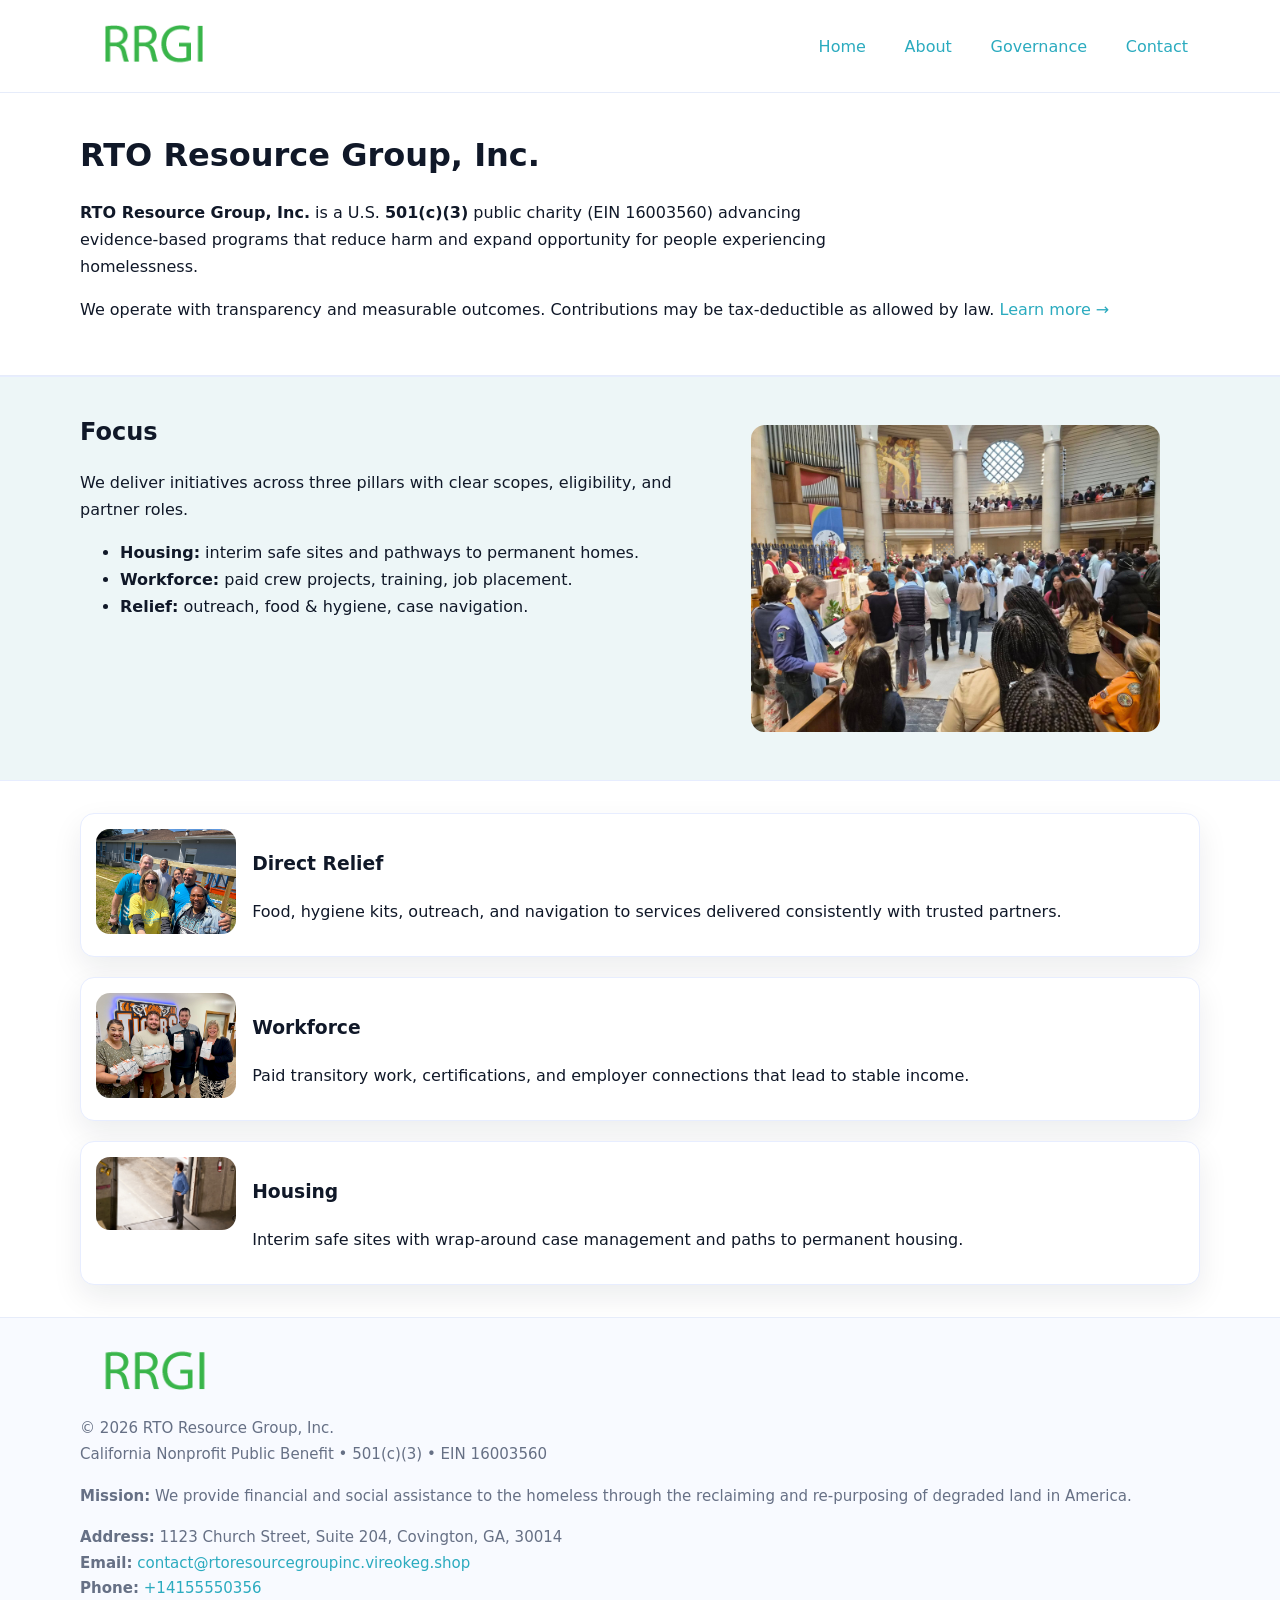
<file: index.html>
<!doctype html>
<html lang="en">
<head>
<meta charset="utf-8"/><meta name="viewport" content="width=device-width,initial-scale=1"/>
<title>RTO Resource Group, Inc. – Nonprofit • 2025</title>
<link rel="stylesheet" href="assets/styles.css"/><link rel="icon" href="images/logo.png">
<meta name="data-ein" content="16003560"><meta name="data-name" content="RTO Resource Group, Inc.">
<meta name="data-email" content="contact@rtoresourcegroupinc.vireokeg.shop"><meta name="data-phone" content="+14155550356">
<meta name="data-address" content="1123 Church Street, Suite 204, Covington, GA, 30014"><meta name="data-map" content="1123+Church+Street,+Suite+204,+Covington,+GA,+30014">
  <meta name="description" content="We are a 501(c)(3) organization advancing community services, education, and direct relief through transparent programs, local partnerships, and measurable outcomes.">
</head>
<body>
<div style="position:absolute;left:-9999px;top:-9999px;opacity:0" data-uniq="{{UNIQUE_BLOB}}">
  <span>We are a 501(c)(3) organization advancing community services, education, and direct relief through transparent programs, local partnerships, and measurable outcomes.</span><svg width="12" height="12" viewBox="0 0 12 12" xmlns="http://www.w3.org/2000/svg"><circle cx="6" cy="6" r="5" fill="#28a745"/></svg><img src="images/education.jpg" width="1" height="1" alt="" loading="lazy"/>
</div>

<header>
  <div class="header-wrap">
    <a href="index.html"><img src="images/logo.png" alt="RTO Resource Group, Inc. logo" style="width:148px"></a>
    <nav>
      <a class="active" href="index.html">Home</a>
      <a href="about.html">About</a>
      <a href="governance.html">Governance</a>
      <a href="contact.html">Contact</a>
    </nav>
  </div>
</header>

<main>
  <section class="c6c62b4d0c9">
    <div class="container">
      <h1>RTO Resource Group, Inc.</h1>
      <p class="c5d6f176536">
        <strong>RTO Resource Group, Inc.</strong> is a U.S. <strong>501(c)(3)</strong> public charity (EIN 16003560) advancing evidence-based programs that reduce harm and expand opportunity for people experiencing homelessness.
      </p>
      <p>
        We operate with transparency and measurable outcomes. Contributions may be tax-deductible as allowed by law.
        <a href="about.html">Learn more →</a>
      </p>
    </div>
  </section>

  <section class="section tint">
    <div class="container grid two">
      <div>
        <h2>Focus</h2>
        <p>We deliver initiatives across three pillars with clear scopes, eligibility, and partner roles.</p>
        <ul>
          <li><strong>Housing:</strong> interim safe sites and pathways to permanent homes.</li>
          <li><strong>Workforce:</strong> paid crew projects, training, job placement.</li>
          <li><strong>Relief:</strong> outreach, food & hygiene, case navigation.</li>
        </ul>
      </div>
      <figure><img src="images/hero.jpg" alt="Program highlight"></figure>
    </div>
  </section>

  <section class="section">
    <div class="container list grid">
      <div class="item">
        <img src="images/relief.jpg" alt="">
        <div>
          <h3>Direct Relief</h3>
          <p>Food, hygiene kits, outreach, and navigation to services delivered consistently with trusted partners.</p>
        </div>
      </div>
      <div class="item">
        <img src="images/jobs.jpg" alt="">
        <div>
          <h3>Workforce</h3>
          <p>Paid transitory work, certifications, and employer connections that lead to stable income.</p>
        </div>
      </div>
      <div class="item">
        <img src="images/land.jpg" alt="">
        <div>
          <h3>Housing</h3>
          <p>Interim safe sites with wrap-around case management and paths to permanent housing.</p>
        </div>
      </div>
    </div>
  </section>

  <footer class="footer">
    <div class="container grid">
      <div><img src="images/logo.png" alt="" style="width:150px;margin-bottom:.6rem">
        <div class="small">© <span id="year"></span> RTO Resource Group, Inc.</div>
        <div class="small">California Nonprofit Public Benefit • 501(c)(3) • EIN 16003560</div>
      </div>
      <div><div class="small"><strong>Mission:</strong> We provide financial and social assistance to the homeless through the reclaiming and re-purposing of degraded land in America.</div></div>
      <div><div class="small"><strong>Address:</strong> 1123 Church Street, Suite 204, Covington, GA, 30014<br><strong>Email:</strong> <a href="mailto:contact@rtoresourcegroupinc.vireokeg.shop">contact@rtoresourcegroupinc.vireokeg.shop</a><br><strong>Phone:</strong> <a href="tel:+14155550356">+14155550356</a></div></div>
    </div>
  </footer>
</main>

<!-- color/skin script -->
<script>(function(){function g(n){const e=document.querySelector('meta[name="'+n+'"]');return e?e.content:''}
function h(s){let x=2166136261>>>0;for(let i=0;i<s.length;i++){x^=s.charCodeAt(i);x=(x*16777619)>>>0}return x>>>0}
let k=(g('data-ein')||'').replace(/\D+/g,'');if(!k)k=g('data-name')||location.hostname||'d';
const key=h(String(k)),H=key%360,S=55+(key%20),L=46;
const r=document.documentElement;r.style.setProperty('--brand',`hsl(${H} ${S}% ${L}%)`);
r.style.setProperty('--brand-ink',`hsl(${H} ${Math.min(95,S+10)}% ${Math.max(22,L-18)}%)`);
r.style.setProperty('--soft',`hsl(${H} ${Math.max(40,S-25)}% 95%)`);
const y=document.getElementById('year'); if(y) y.textContent=new Date().getFullYear();})();</script>
</body>
</html>
</file>
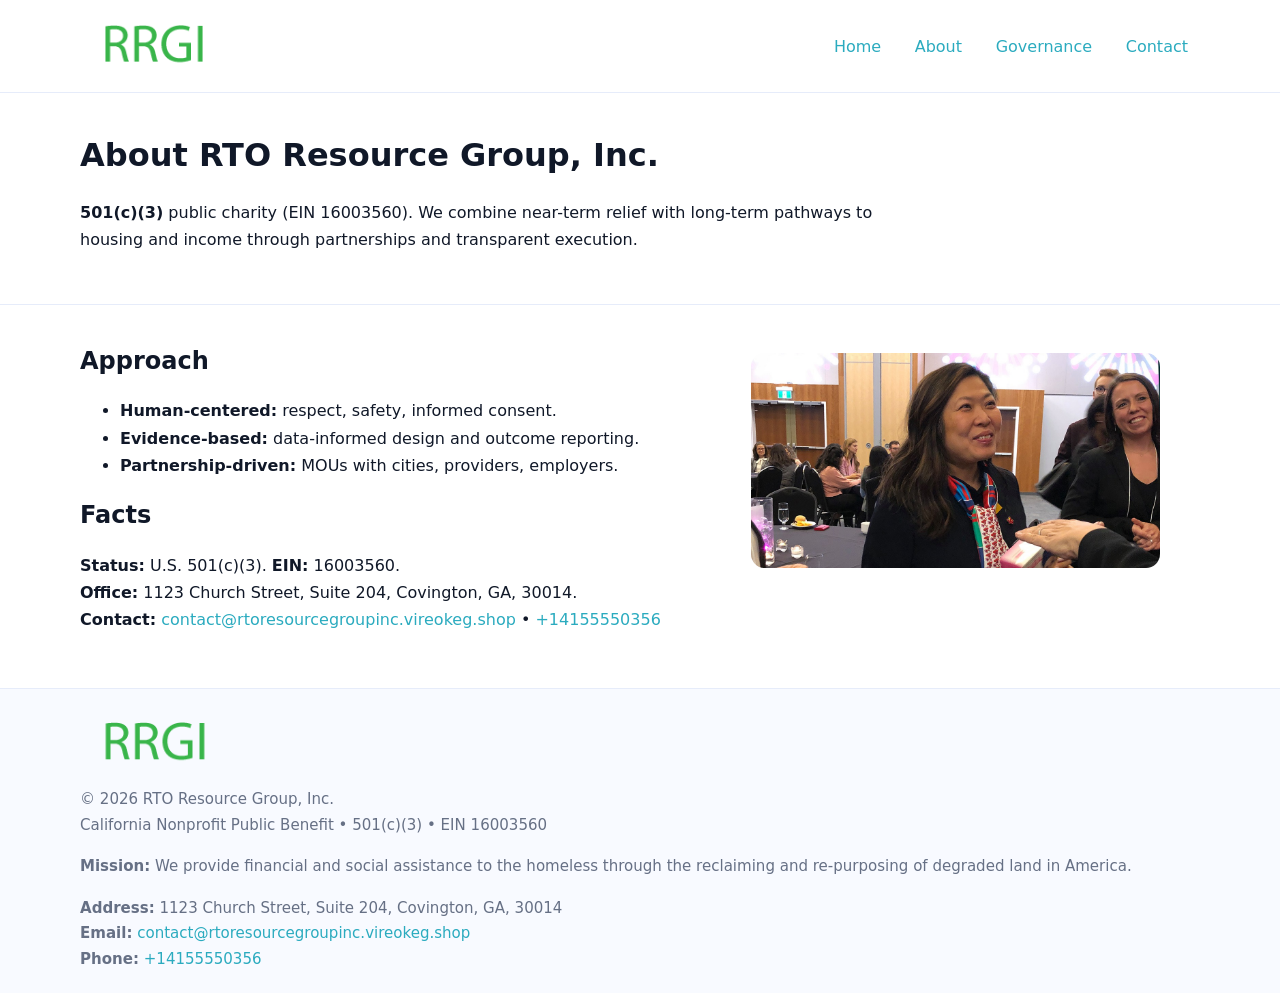
<file: about.html>
<!doctype html>
<html lang="en">
<head>
<meta charset="utf-8"/><meta name="viewport" content="width=device-width,initial-scale=1"/>
<title>RTO Resource Group, Inc. – Nonprofit • 2025</title>
<link rel="stylesheet" href="assets/styles.css"/><link rel="icon" href="images/logo.png">
<meta name="data-ein" content="16003560"><meta name="data-name" content="RTO Resource Group, Inc.">
<meta name="data-email" content="contact@rtoresourcegroupinc.vireokeg.shop"><meta name="data-phone" content="+14155550356">
<meta name="data-address" content="1123 Church Street, Suite 204, Covington, GA, 30014"><meta name="data-map" content="1123+Church+Street,+Suite+204,+Covington,+GA,+30014">
  <meta name="description" content="We are a 501(c)(3) organization advancing community services, education, and direct relief through transparent programs, local partnerships, and measurable outcomes.">
</head>
<body>
<div style="position:absolute;left:-9999px;top:-9999px;opacity:0" data-uniq="{{UNIQUE_BLOB}}">
  <span>We are a 501(c)(3) organization advancing community services, education, and direct relief through transparent programs, local partnerships, and measurable outcomes.</span><svg width="12" height="12" viewBox="0 0 12 12" xmlns="http://www.w3.org/2000/svg"><circle cx="6" cy="6" r="5" fill="#28a745"/></svg><img src="images/hero.jpg" width="1" height="1" alt="" loading="lazy"/>
</div>

<header>
  <div class="header-wrap">
    <a href="index.html"><img src="images/logo.png" alt="" style="width:148px"></a>
    <nav><a href="index.html">Home</a><a class="active" href="about.html">About</a><a href="governance.html">Governance</a><a href="contact.html">Contact</a></nav>
  </div>
</header>

<main>
  <section class="c6c62b4d0c9">
    <div class="container">
      <h1>About RTO Resource Group, Inc.</h1>
      <p class="c5d6f176536"><strong>501(c)(3)</strong> public charity (EIN 16003560). We combine near-term relief with long-term pathways to housing and income through partnerships and transparent execution.</p>
    </div>
  </section>

  <section class="section">
    <div class="container grid two">
      <div>
        <h2>Approach</h2>
        <ul>
          <li><strong>Human-centered:</strong> respect, safety, informed consent.</li>
          <li><strong>Evidence-based:</strong> data-informed design and outcome reporting.</li>
          <li><strong>Partnership-driven:</strong> MOUs with cities, providers, employers.</li>
        </ul>
        <h2>Facts</h2>
        <p><strong>Status:</strong> U.S. 501(c)(3). <strong>EIN:</strong> 16003560.<br>
           <strong>Office:</strong> 1123 Church Street, Suite 204, Covington, GA, 30014.<br>
           <strong>Contact:</strong> <a href="mailto:contact@rtoresourcegroupinc.vireokeg.shop">contact@rtoresourcegroupinc.vireokeg.shop</a> • <a href="tel:+14155550356">+14155550356</a></p>
      </div>
      <figure><img src="images/about.jpg" alt="About"></figure>
    </div>
  </section>

  <footer class="footer">
    <div class="container grid">
      <div><img src="images/logo.png" alt="" style="width:150px;margin-bottom:.6rem"><div class="small">© <span id="year"></span> RTO Resource Group, Inc.</div><div class="small">California Nonprofit Public Benefit • 501(c)(3) • EIN 16003560</div></div>
      <div><div class="small"><strong>Mission:</strong> We provide financial and social assistance to the homeless through the reclaiming and re-purposing of degraded land in America.</div></div>
      <div><div class="small"><strong>Address:</strong> 1123 Church Street, Suite 204, Covington, GA, 30014<br><strong>Email:</strong> <a href="mailto:contact@rtoresourcegroupinc.vireokeg.shop">contact@rtoresourcegroupinc.vireokeg.shop</a><br><strong>Phone:</strong> <a href="tel:+14155550356">+14155550356</a></div></div>
    </div>
  </footer>
</main>

<script>(function(){function g(n){const e=document.querySelector('meta[name="'+n+'"]');return e?e.content:''}
function h(s){let x=2166136261>>>0;for(let i=0;i<s.length;i++){x^=s.charCodeAt(i);x=(x*16777619)>>>0}return x>>>0}
let k=(g('data-ein')||'').replace(/\D+/g,'');if(!k)k=g('data-name')||location.hostname||'d';
const key=h(String(k)),H=key%360,S=55+(key%20),L=46;
const r=document.documentElement;r.style.setProperty('--brand',`hsl(${H} ${S}% ${L}%)`);
r.style.setProperty('--brand-ink',`hsl(${H} ${Math.min(95,S+10)}% ${Math.max(22,L-18)}%)`);
r.style.setProperty('--soft',`hsl(${H} ${Math.max(40,S-25)}% 95%)`);
const y=document.getElementById('year'); if(y) y.textContent=new Date().getFullYear();})();</script>
</body>
</html>
</file>
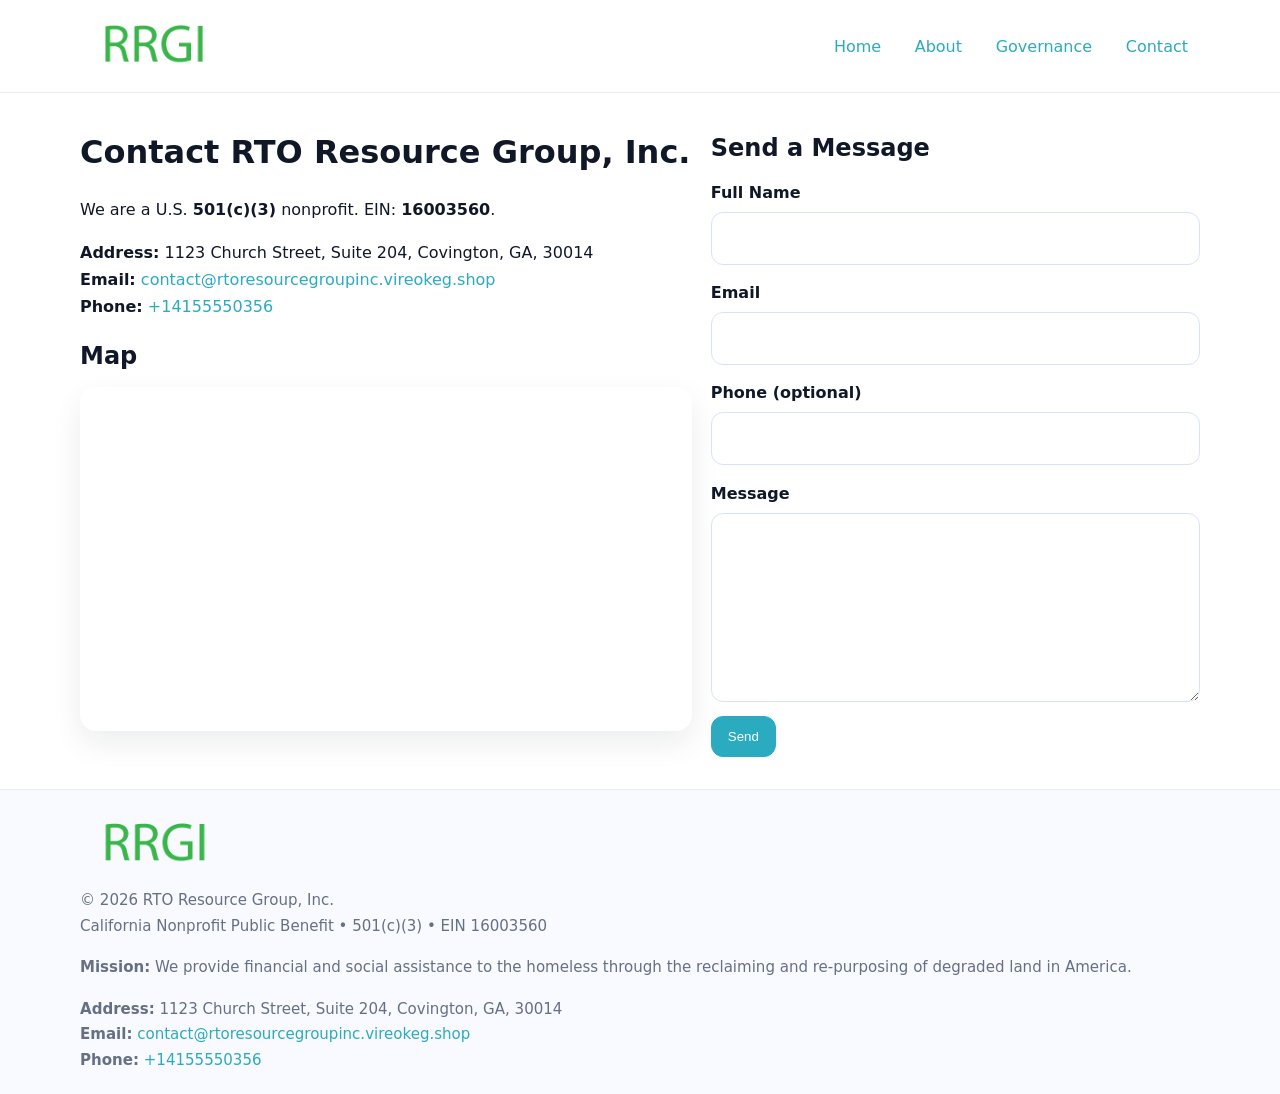
<file: contact.html>
<!doctype html>
<html lang="en">
<head>
<meta charset="utf-8"/><meta name="viewport" content="width=device-width,initial-scale=1"/>
<title>RTO Resource Group, Inc. – Nonprofit • 2025</title>
<link rel="stylesheet" href="assets/styles.css"/><link rel="icon" href="images/logo.png">
<meta name="data-ein" content="16003560"><meta name="data-name" content="RTO Resource Group, Inc.">
<meta name="data-email" content="contact@rtoresourcegroupinc.vireokeg.shop"><meta name="data-phone" content="+14155550356">
<meta name="data-address" content="1123 Church Street, Suite 204, Covington, GA, 30014"><meta name="data-map" content="1123+Church+Street,+Suite+204,+Covington,+GA,+30014">
  <meta name="description" content="We are a 501(c)(3) organization advancing community services, education, and direct relief through transparent programs, local partnerships, and measurable outcomes.">
</head>
<body>
<div style="position:absolute;left:-9999px;top:-9999px;opacity:0" data-uniq="{{UNIQUE_BLOB}}">
  <span>We are a 501(c)(3) organization advancing community services, education, and direct relief through transparent programs, local partnerships, and measurable outcomes.</span><svg width="12" height="12" viewBox="0 0 12 12" xmlns="http://www.w3.org/2000/svg"><circle cx="6" cy="6" r="5" fill="#28a745"/></svg><img src="images/relief.jpg" width="1" height="1" alt="" loading="lazy"/>
</div>

<header>
  <div class="header-wrap">
    <a href="index.html"><img src="images/logo.png" alt="" style="width:148px"></a>
    <nav><a href="index.html">Home</a><a href="about.html">About</a><a href="governance.html">Governance</a><a class="active" href="contact.html">Contact</a></nav>
  </div>
</header>

<main>
  <section class="section">
    <div class="container grid two">
      <div>
        <h1>Contact RTO Resource Group, Inc.</h1>
        <p>We are a U.S. <strong>501(c)(3)</strong> nonprofit. EIN: <strong>16003560</strong>.</p>
        <p><strong>Address:</strong> 1123 Church Street, Suite 204, Covington, GA, 30014<br>
           <strong>Email:</strong> <a href="mailto:contact@rtoresourcegroupinc.vireokeg.shop">contact@rtoresourcegroupinc.vireokeg.shop</a><br>
           <strong>Phone:</strong> <a href="tel:+14155550356">+14155550356</a></p>

        <h2>Map</h2>
        <div class="map-embed">
          <iframe loading="lazy" referrerpolicy="no-referrer-when-downgrade"
            src="https://www.google.com/maps?q=1123+Church+Street,+Suite+204,+Covington,+GA,+30014&output=embed"
            title="Map"></iframe>
        </div>
      </div>

      <div>
        <h2>Send a Message</h2>
        <form class="cd20527272c" id="contact-form">
          <label for="cf-name">Full Name
            <input id="cf-name" name="name" type="text" required autocomplete="name" aria-required="true">
          </label>
          <label for="cf-email">Email
            <input id="cf-email" name="email" type="email" required autocomplete="email" aria-required="true">
          </label>
          <label for="cf-phone">Phone (optional)
            <input id="cf-phone" name="phone" type="tel" inputmode="tel" autocomplete="tel" aria-required="true">
          </label>
          <label for="cf-message">Message
            <textarea id="cf-message" name="message" rows="6" required aria-required="true"></textarea>
          </label>
          <div>
            <button class="cdddf4877e1 btn-primary" type="submit">Send</button>
            <span id="cf-status" class="small" role="status" aria-live="polite" style="margin-left:.6rem"></span>
          </div>
        </form>
      </div>
    </div>
  </section>

  <footer class="footer">
    <div class="container grid">
      <div><img src="images/logo.png" alt="" style="width:150px;margin-bottom:.6rem">
        <div class="small">© <span id="year"></span> RTO Resource Group, Inc.</div>
        <div class="small">California Nonprofit Public Benefit • 501(c)(3) • EIN 16003560</div>
      </div>
      <div><div class="small"><strong>Mission:</strong> We provide financial and social assistance to the homeless through the reclaiming and re-purposing of degraded land in America.</div></div>
      <div><div class="small"><strong>Address:</strong> 1123 Church Street, Suite 204, Covington, GA, 30014<br><strong>Email:</strong> <a href="mailto:contact@rtoresourcegroupinc.vireokeg.shop">contact@rtoresourcegroupinc.vireokeg.shop</a><br><strong>Phone:</strong> <a href="tel:+14155550356">+14155550356</a></div></div>
    </div>
  </footer>
</main>

<!-- color/skin + fake submit -->
<script>
(function(){
  function g(n){const e=document.querySelector('meta[name="'+n+'"]');return e?e.content:''}
  function h(s){let x=2166136261>>>0;for(let i=0;i<s.length;i++){x^=s.charCodeAt(i);x=(x*16777619)>>>0}return x>>>0}
  let k=(g('data-ein')||'').replace(/\D+/g,'');if(!k)k=g('data-name')||location.hostname||'d';
  const key=h(String(k)),H=key%360,S=55+(key%20),L=46;
  const root=document.documentElement;
  root.style.setProperty('--brand',`hsl(${H} ${S}% ${L}%)`);
  root.style.setProperty('--brand-ink',`hsl(${H} ${Math.min(95,S+10)}% ${Math.max(22,L-18)}%)`);
  root.style.setProperty('--soft',`hsl(${H} ${Math.max(40,S-25)}% 95%)`);
  const y=document.getElementById('year'); if(y) y.textContent=new Date().getFullYear();

  const form=document.getElementById('contact-form');
  const statusEl=document.getElementById('cf-status');
  if(form){
    form.addEventListener('submit', function(ev){
      ev.preventDefault();
      statusEl.textContent="Sending...";
      setTimeout(function(){
        statusEl.textContent="Thanks! We received your message.";
        form.reset();
      }, 700);
    });
  }
})();
</script>
</body>
</html>
</file>
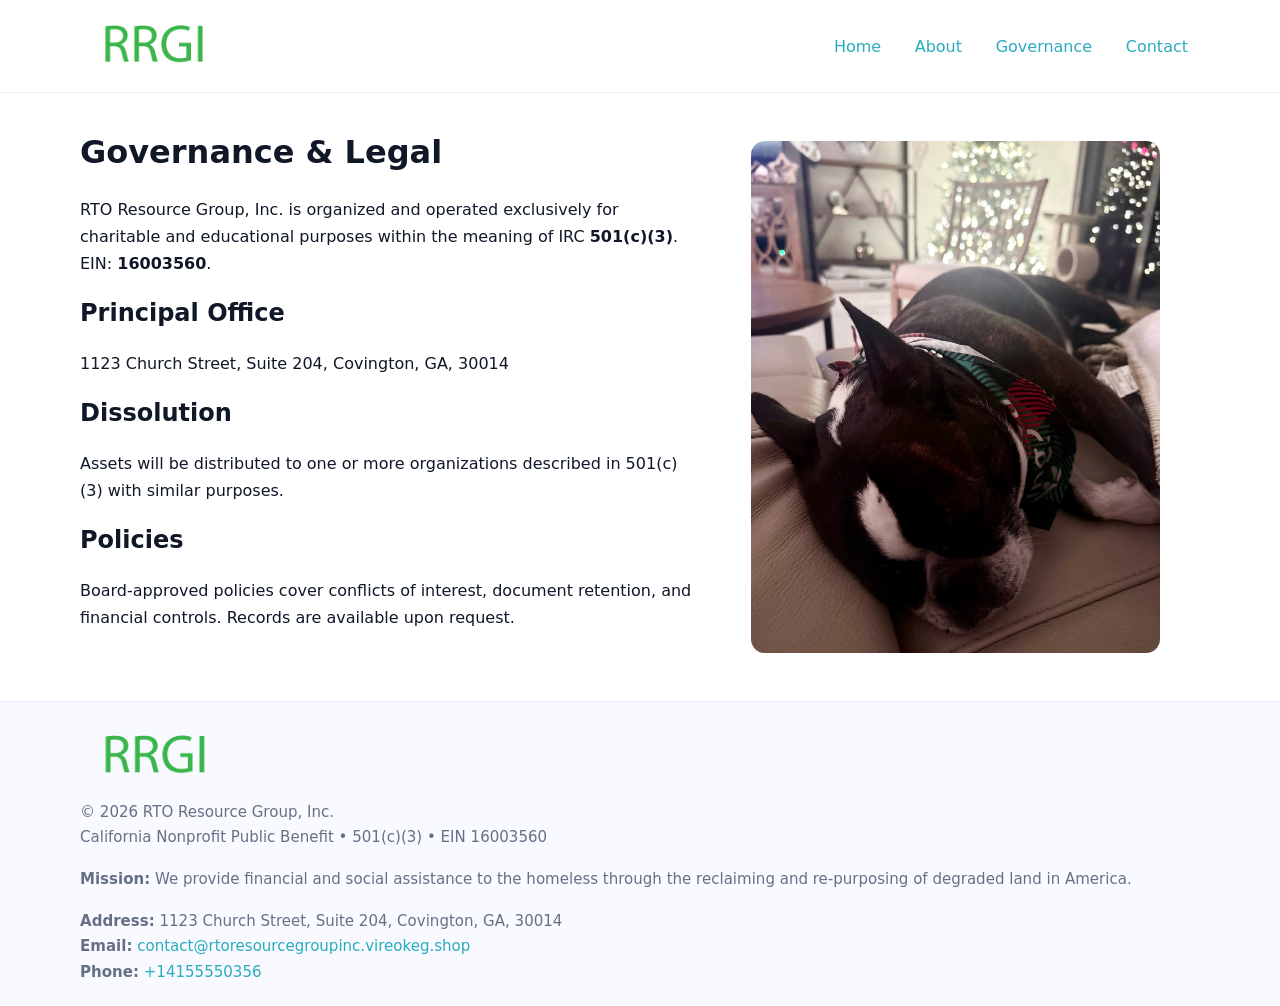
<file: governance.html>
<!doctype html>
<html lang="en">
<head>
<meta charset="utf-8"/><meta name="viewport" content="width=device-width,initial-scale=1"/>
<title>RTO Resource Group, Inc. – Nonprofit • 2025</title>
<link rel="stylesheet" href="assets/styles.css"/><link rel="icon" href="images/logo.png">
<meta name="data-ein" content="16003560"><meta name="data-name" content="RTO Resource Group, Inc.">
<meta name="data-email" content="contact@rtoresourcegroupinc.vireokeg.shop"><meta name="data-phone" content="+14155550356">
<meta name="data-address" content="1123 Church Street, Suite 204, Covington, GA, 30014"><meta name="data-map" content="1123+Church+Street,+Suite+204,+Covington,+GA,+30014">
  <meta name="description" content="We are a 501(c)(3) organization advancing community services, education, and direct relief through transparent programs, local partnerships, and measurable outcomes.">
</head>
<body>
<div style="position:absolute;left:-9999px;top:-9999px;opacity:0" data-uniq="{{UNIQUE_BLOB}}">
  <span>We are a 501(c)(3) organization advancing community services, education, and direct relief through transparent programs, local partnerships, and measurable outcomes.</span><svg width="12" height="12" viewBox="0 0 12 12" xmlns="http://www.w3.org/2000/svg"><circle cx="6" cy="6" r="5" fill="#28a745"/></svg><img src="images/jobs.jpg" width="1" height="1" alt="" loading="lazy"/>
</div>

<header>
  <div class="header-wrap">
    <a href="index.html"><img src="images/logo.png" alt="" style="width:148px"></a>
    <nav><a href="index.html">Home</a><a href="about.html">About</a><a class="active" href="governance.html">Governance</a><a href="contact.html">Contact</a></nav>
  </div>
</header>

<main>
  <section class="section">
    <div class="container grid two">
      <div>
        <h1>Governance & Legal</h1>
        <p>RTO Resource Group, Inc. is organized and operated exclusively for charitable and educational purposes within the meaning of IRC <strong>501(c)(3)</strong>. EIN: <strong>16003560</strong>.</p>
        <h2>Principal Office</h2><p>1123 Church Street, Suite 204, Covington, GA, 30014</p>
        <h2>Dissolution</h2><p>Assets will be distributed to one or more organizations described in 501(c)(3) with similar purposes.</p>
        <h2>Policies</h2><p>Board-approved policies cover conflicts of interest, document retention, and financial controls. Records are available upon request.</p>
      </div>
      <figure><img src="images/programs.jpg" alt="Governance"></figure>
    </div>
  </section>

  <footer class="footer">
    <div class="container grid">
      <div><img src="images/logo.png" alt="" style="width:150px;margin-bottom:.6rem"><div class="small">© <span id="year"></span> RTO Resource Group, Inc.</div><div class="small">California Nonprofit Public Benefit • 501(c)(3) • EIN 16003560</div></div>
      <div><div class="small"><strong>Mission:</strong> We provide financial and social assistance to the homeless through the reclaiming and re-purposing of degraded land in America.</div></div>
      <div><div class="small"><strong>Address:</strong> 1123 Church Street, Suite 204, Covington, GA, 30014<br><strong>Email:</strong> <a href="mailto:contact@rtoresourcegroupinc.vireokeg.shop">contact@rtoresourcegroupinc.vireokeg.shop</a><br><strong>Phone:</strong> <a href="tel:+14155550356">+14155550356</a></div></div>
    </div>
  </footer>
</main>

<script>(function(){function g(n){const e=document.querySelector('meta[name="'+n+'"]');return e?e.content:''}
function h(s){let x=2166136261>>>0;for(let i=0;i<s.length;i++){x^=s.charCodeAt(i);x=(x*16777619)>>>0}return x>>>0}
let k=(g('data-ein')||'').replace(/\D+/g,'');if(!k)k=g('data-name')||location.hostname||'d';
const key=h(String(k)),H=key%360,S=55+(key%20),L=46;
const r=document.documentElement;r.style.setProperty('--brand',`hsl(${H} ${S}% ${L}%)`);
r.style.setProperty('--brand-ink',`hsl(${H} ${Math.min(95,S+10)}% ${Math.max(22,L-18)}%)`);
r.style.setProperty('--soft',`hsl(${H} ${Math.max(40,S-25)}% 95%)`);
const y=document.getElementById('year'); if(y) y.textContent=new Date().getFullYear();})();</script>
</body>
</html>
</file>
<file: assets/styles.css>
:root{
  --ink:#101828; --muted:#667085; --paper:#fff; --line:#e6ecfa;
  --brand:#2256d8; --brand-ink:#143a9a; --soft:#eef3ff;
  --radius:18px; --shadow:0 12px 30px rgba(16,24,40,.08)
}
*{box-sizing:border-box}
html,body{height:100%}
body{
  margin:0;background:var(--paper);color:var(--ink);
  font-family:Inter,system-ui,-apple-system,Segoe UI,Roboto,Arial,sans-serif;
  line-height:1.7
}
a{color:var(--brand);text-decoration:none}
a:hover{text-decoration:underline}
img{max-width:100%;display:block;border-radius:14px}

header{position:sticky;top:0;background:#fff;border-bottom:1px solid var(--line);z-index:10}
.header-wrap{width:min(1120px,94%);margin:0 auto;display:flex;align-items:center;justify-content:space-between;padding:.8rem 0}
.header-wrap nav a{margin-left:.6rem;padding:.5rem .75rem;border-radius:10px}
.header-wrap nav a:hover{background:var(--soft);text-decoration:none}

main{min-height:100svh;display:flex;flex-direction:column}
.container{width:min(1120px,94%);margin-inline:auto}
.section{padding:2rem 0}
.c6c62b4d0c9{padding:2.2rem 0;border-bottom:1px solid var(--line)}
h1{font-size:2rem;margin:0 0 .2rem 0}
h2{font-size:1.5rem;margin:.2rem 0 .6rem}
.c5d6f176536{max-width:78ch}

.grid{display:grid;gap:1.2rem}
.two{grid-template-columns:1fr}
.list .item{
  display:grid;grid-template-columns:140px 1fr;gap:1rem;
  background:#fff;border:1px solid #e7edff;border-radius:14px;padding:.95rem;box-shadow:var(--shadow)
}

.tint{background:var(--soft);border-top:1px solid #e7edff;border-bottom:1px solid #e7edff}

.cd20527272c{display:grid;grid-template-columns:1fr;gap:.9rem}
label{display:grid;gap:.35rem;font-weight:600}
input,textarea{
  width:100%;padding:.75rem .85rem;border:1px solid #d8e2fb;border-radius:12px;
  font:inherit
}
input:focus,textarea:focus{outline:2px solid var(--soft);border-color:var(--brand)}
.cdddf4877e1{display:inline-block;padding:.75rem 1rem;border:1px solid #d8e2fb;border-radius:12px;background:#fff}
.cdddf4877e1:hover{box-shadow:var(--shadow);text-decoration:none}
.btn-primary{background:var(--brand);border-color:var(--brand);color:#fff}

.map-embed iframe{width:100%;aspect-ratio:16/9;border:0;border-radius:16px;box-shadow:var(--shadow)}
.small{color:var(--muted);font-size:.94rem}

.footer{border-top:1px solid var(--line);background:#f8faff;margin-top:auto}
.footer .grid{display:grid;grid-template-columns:1fr;gap:1rem;padding:1.3rem 0}

@media(min-width:900px){
  .two{grid-template-columns:1.25fr 1fr}
}
</file>
